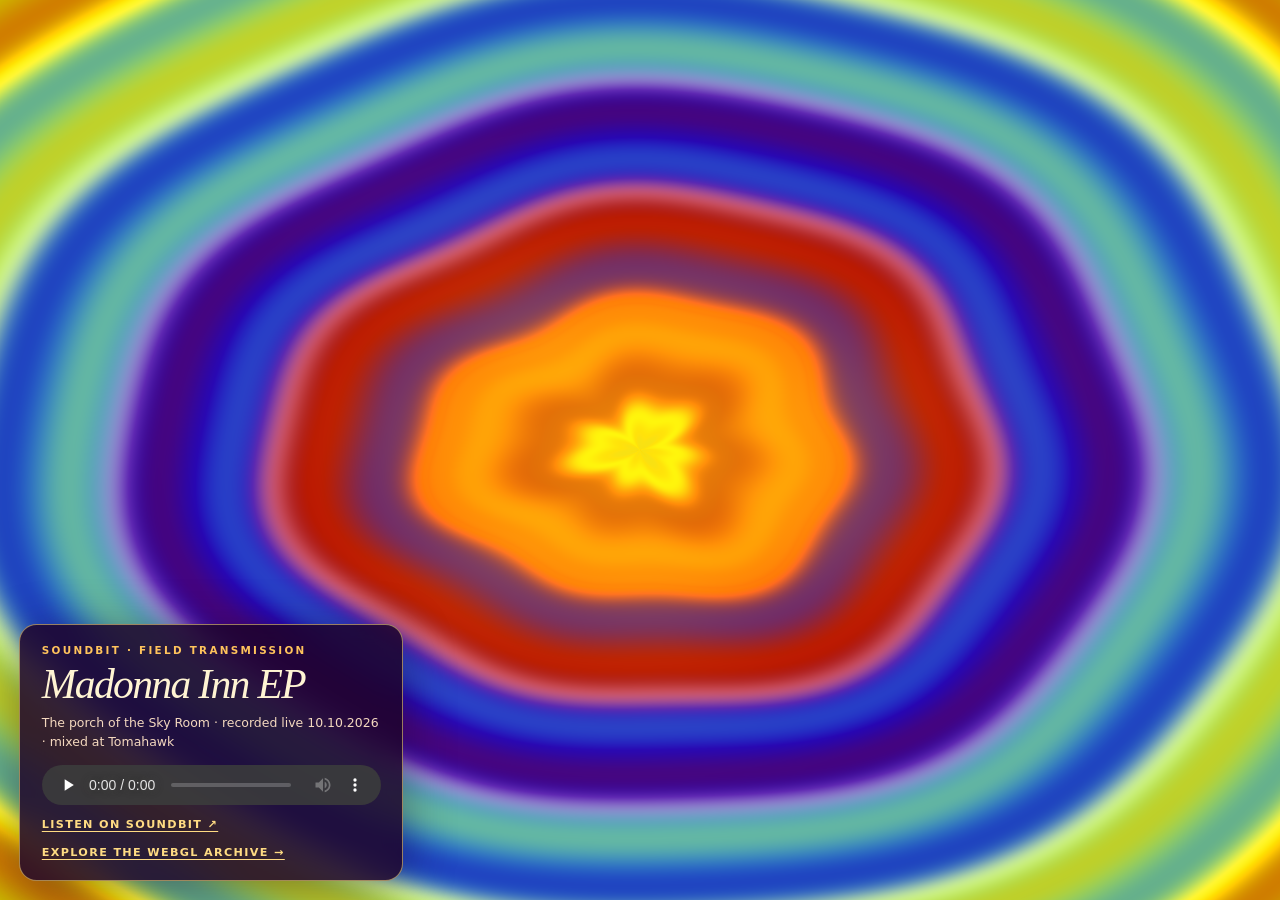
<file: index.html>
<!DOCTYPE html>
<html lang="en">
<head>
    <meta charset="UTF-8">
    <meta name="viewport" content="width=device-width, initial-scale=1.0, viewport-fit=cover">
    <meta name="theme-color" content="#18002e">
    <title>Madonna Inn EP — Psychedelic Field</title>
    <link rel="stylesheet" href="/webgl/styles.css">
    <style>
        .transmission {
            position: fixed; z-index: 2; left: max(1.2rem, env(safe-area-inset-left));
            bottom: max(1.2rem, env(safe-area-inset-bottom));
            width: min(24rem, calc(100vw - 2.4rem)); padding: 1.2rem 1.35rem;
            color: #fff4d3; background: rgba(30, 3, 43, .86);
            border: 1px solid rgba(255, 222, 126, .55); border-radius: 1.1rem;
            box-shadow: 0 10px 50px rgba(22, 0, 35, .42);
            backdrop-filter: blur(14px); -webkit-backdrop-filter: blur(14px);
            font-family: Georgia, "Times New Roman", serif;
        }
        .transmission .eyebrow {
            margin: 0 0 .45rem; font: 600 .65rem/1.2 system-ui, sans-serif;
            letter-spacing: .22em; text-transform: uppercase; color: #ffc35c;
        }
        .transmission h1 {
            margin: 0; font-size: clamp(1.8rem, 5vw, 2.6rem); line-height: .98;
            font-weight: 400; letter-spacing: -.04em; font-style: italic;
        }
        .transmission .note { margin: .6rem 0 .85rem; font: .78rem/1.5 system-ui, sans-serif; color: #f4d8bf; }
        .transmission audio { display: block; width: 100%; height: 40px; }
        .transmission a { display: inline-block; margin-top: .75rem; color: #ffdb83; font: 600 .7rem/1.4 system-ui, sans-serif; letter-spacing: .12em; text-transform: uppercase; text-underline-offset: .25em; }
        .transmission a:focus-visible { outline: 2px solid #fff; outline-offset: 4px; }
        @media (max-height: 420px) {
            .transmission { padding: .75rem 1rem; }
            .transmission h1 { font-size: 1.5rem; }
            .transmission .note { margin: .3rem 0; }
        }
    </style>
</head>
<body>
    <canvas id="gl-canvas" aria-label="Animated psychedelic concentric color field"></canvas>
    <p id="status" role="status" aria-live="polite"></p>
    <section class="transmission" aria-labelledby="track-title">
        <p class="eyebrow">Soundbit · Field transmission</p>
        <h1 id="track-title">Madonna Inn EP</h1>
        <p class="note">The porch of the Sky Room · recorded live 10.10.2026 · mixed at Tomahawk</p>
        <audio controls preload="none" aria-label="Play Madonna Inn EP">
            <source src="https://soundbit-node.love8you.chatgpt.site/api/recordings/8207447255784-d7af22a6-6c0b-4901-8289-1fb55a5f2876/audio" type="audio/mpeg">
            Your browser does not support audio playback.
        </audio>
        <a href="https://soundbit-node.love8you.chatgpt.site/listen/8207447255784-d7af22a6-6c0b-4901-8289-1fb55a5f2876">Listen on Soundbit ↗</a>
    <a href="/webgl/" style="display:block">Explore the WebGL archive →</a></section>
    <script src="/webgl/app.js"></script>
</body>
</html>
</file>
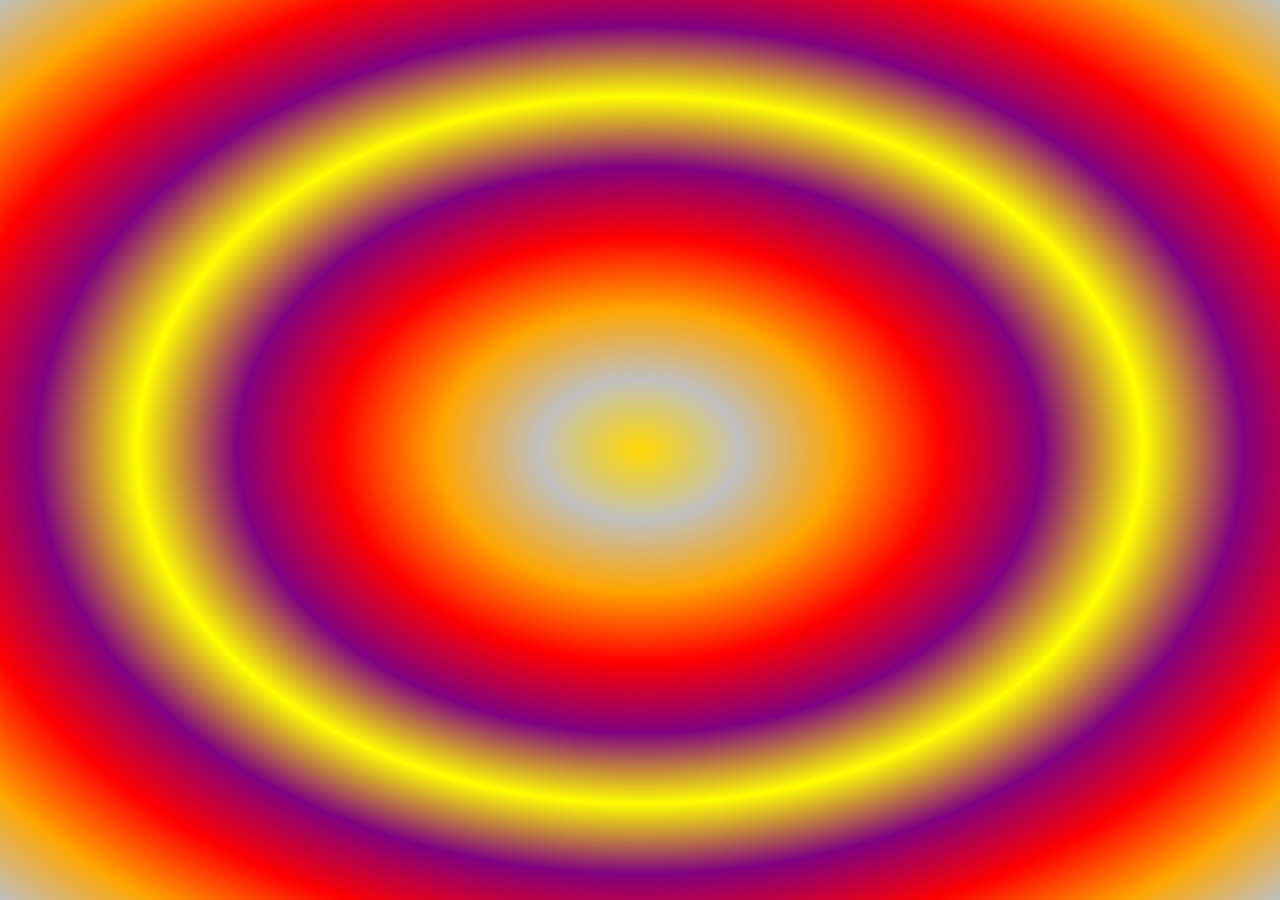
<file: archive/index.html>
<!DOCTYPE html>
<html lang="en">
<head>
    <meta charset="UTF-8">
    <meta name="viewport" content="width=device-width, initial-scale=1.0, viewport-fit=cover">
    <title>Psychedelic Background</title>
    <link rel="stylesheet" href="../styles.css">
</head>
<body>
    <div id="background"></div>
    <script src="../script.js"></script>
</body>
</html>
</file>
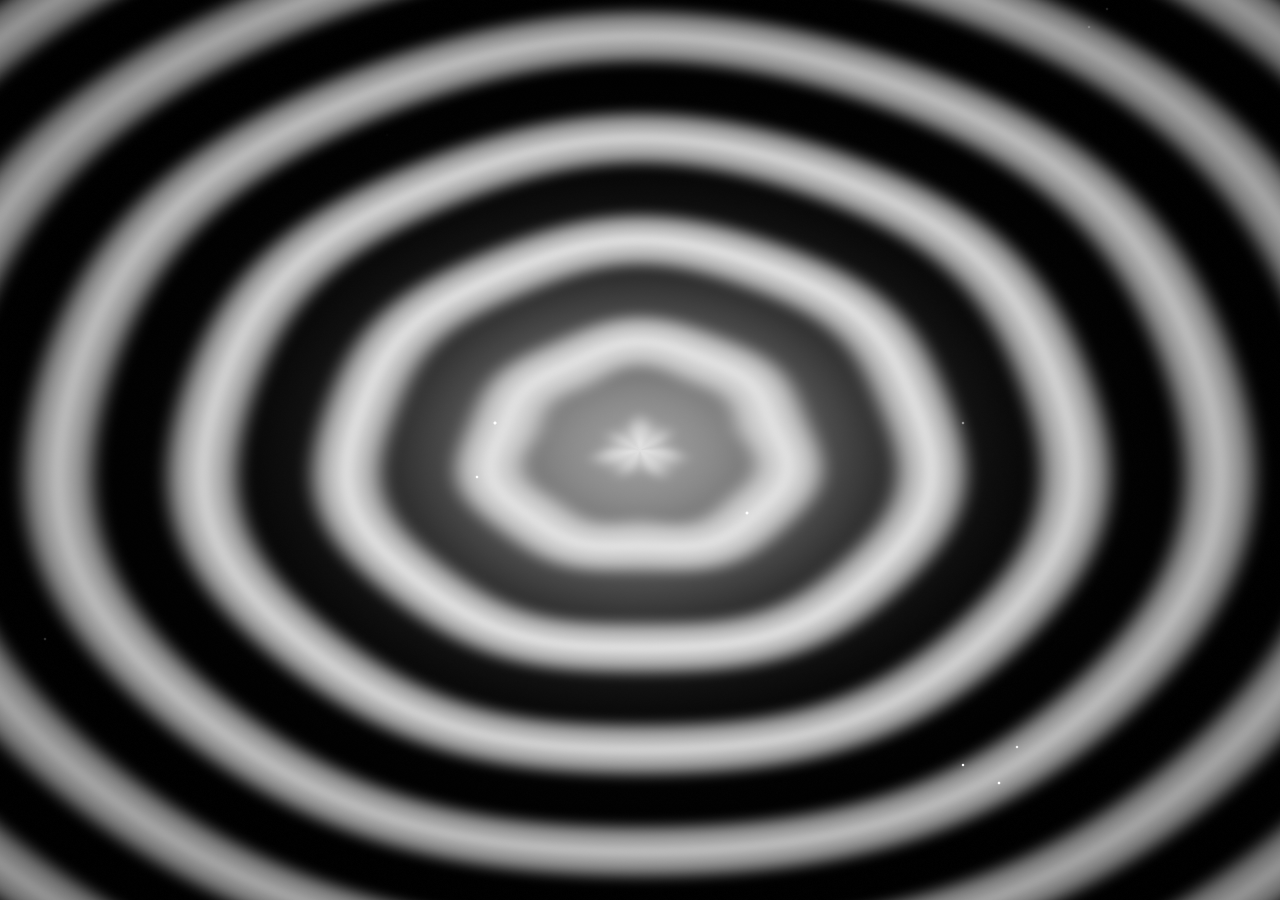
<file: fractal-snake-black/index.html>
<!DOCTYPE html>
<html lang="en">
<head>
    <meta charset="UTF-8">
    <meta name="viewport" content="width=device-width, initial-scale=1.0, viewport-fit=cover">
    <meta name="theme-color" content="#000000">
    <title>Black Silver Field — WebGL</title>
    <link rel="stylesheet" href="styles.css">
</head>
<body>
    <main>
        <canvas id="field" aria-label="A slowly pulsing black and silver sparkling gradient"></canvas>
        <p id="status" role="status" aria-live="polite"></p>
    </main>
    <script src="app.js"></script>
</body>
</html>
</file>
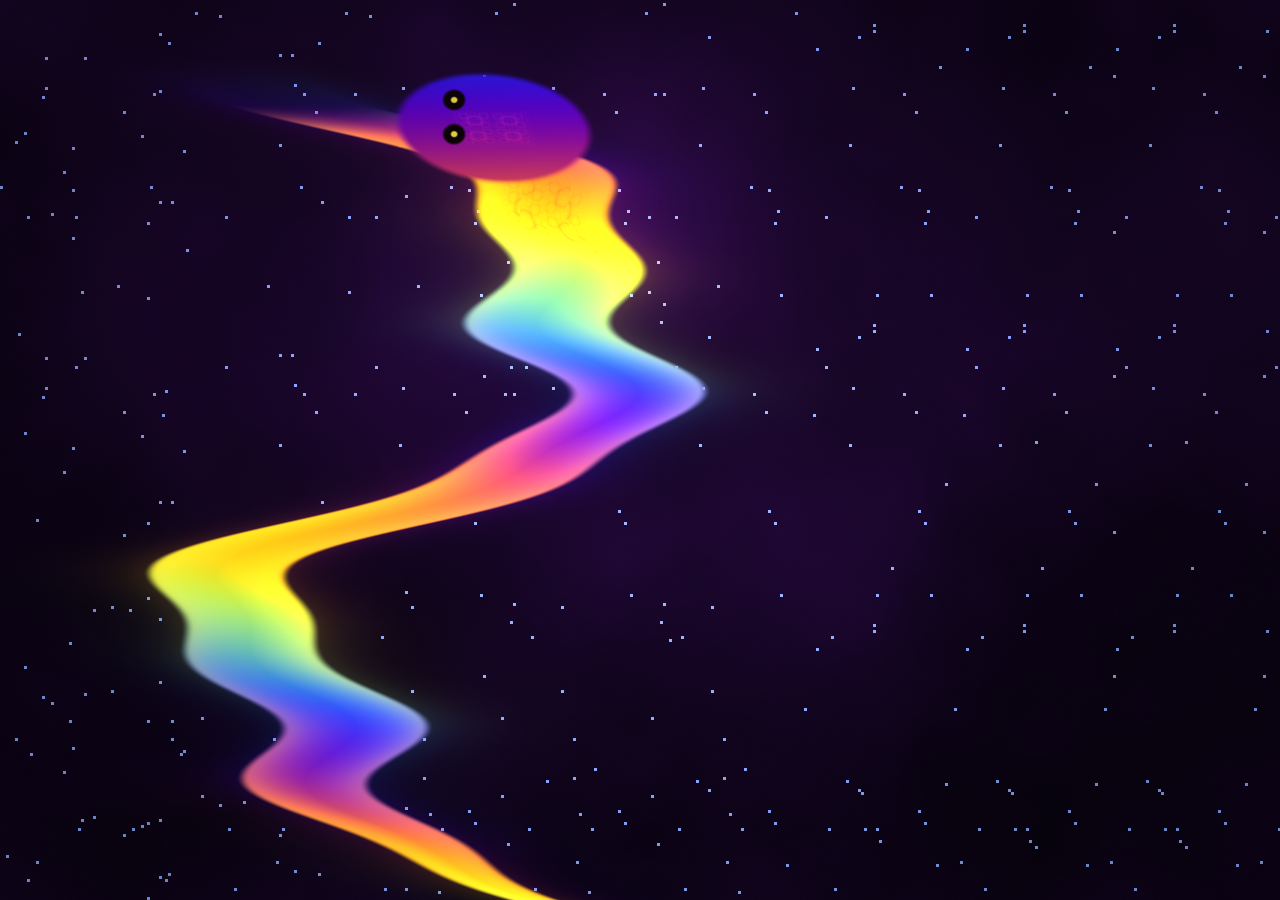
<file: fractal-snake/index.html>
<!DOCTYPE html>
<html lang="en">
<head>
    <meta charset="UTF-8">
    <meta name="viewport" content="width=device-width, initial-scale=1.0, viewport-fit=cover">
    <meta name="theme-color" content="#05030d">
    <title>Fractal Snake</title>
    <link rel="stylesheet" href="styles.css">
</head>
<body>
    <main>
        <canvas id="snake" aria-label="An animated fractal snake twirling down the screen"></canvas>
        <p id="status" role="status" aria-live="polite"></p>
    </main>
    <script src="app.js"></script>
</body>
</html>
</file>
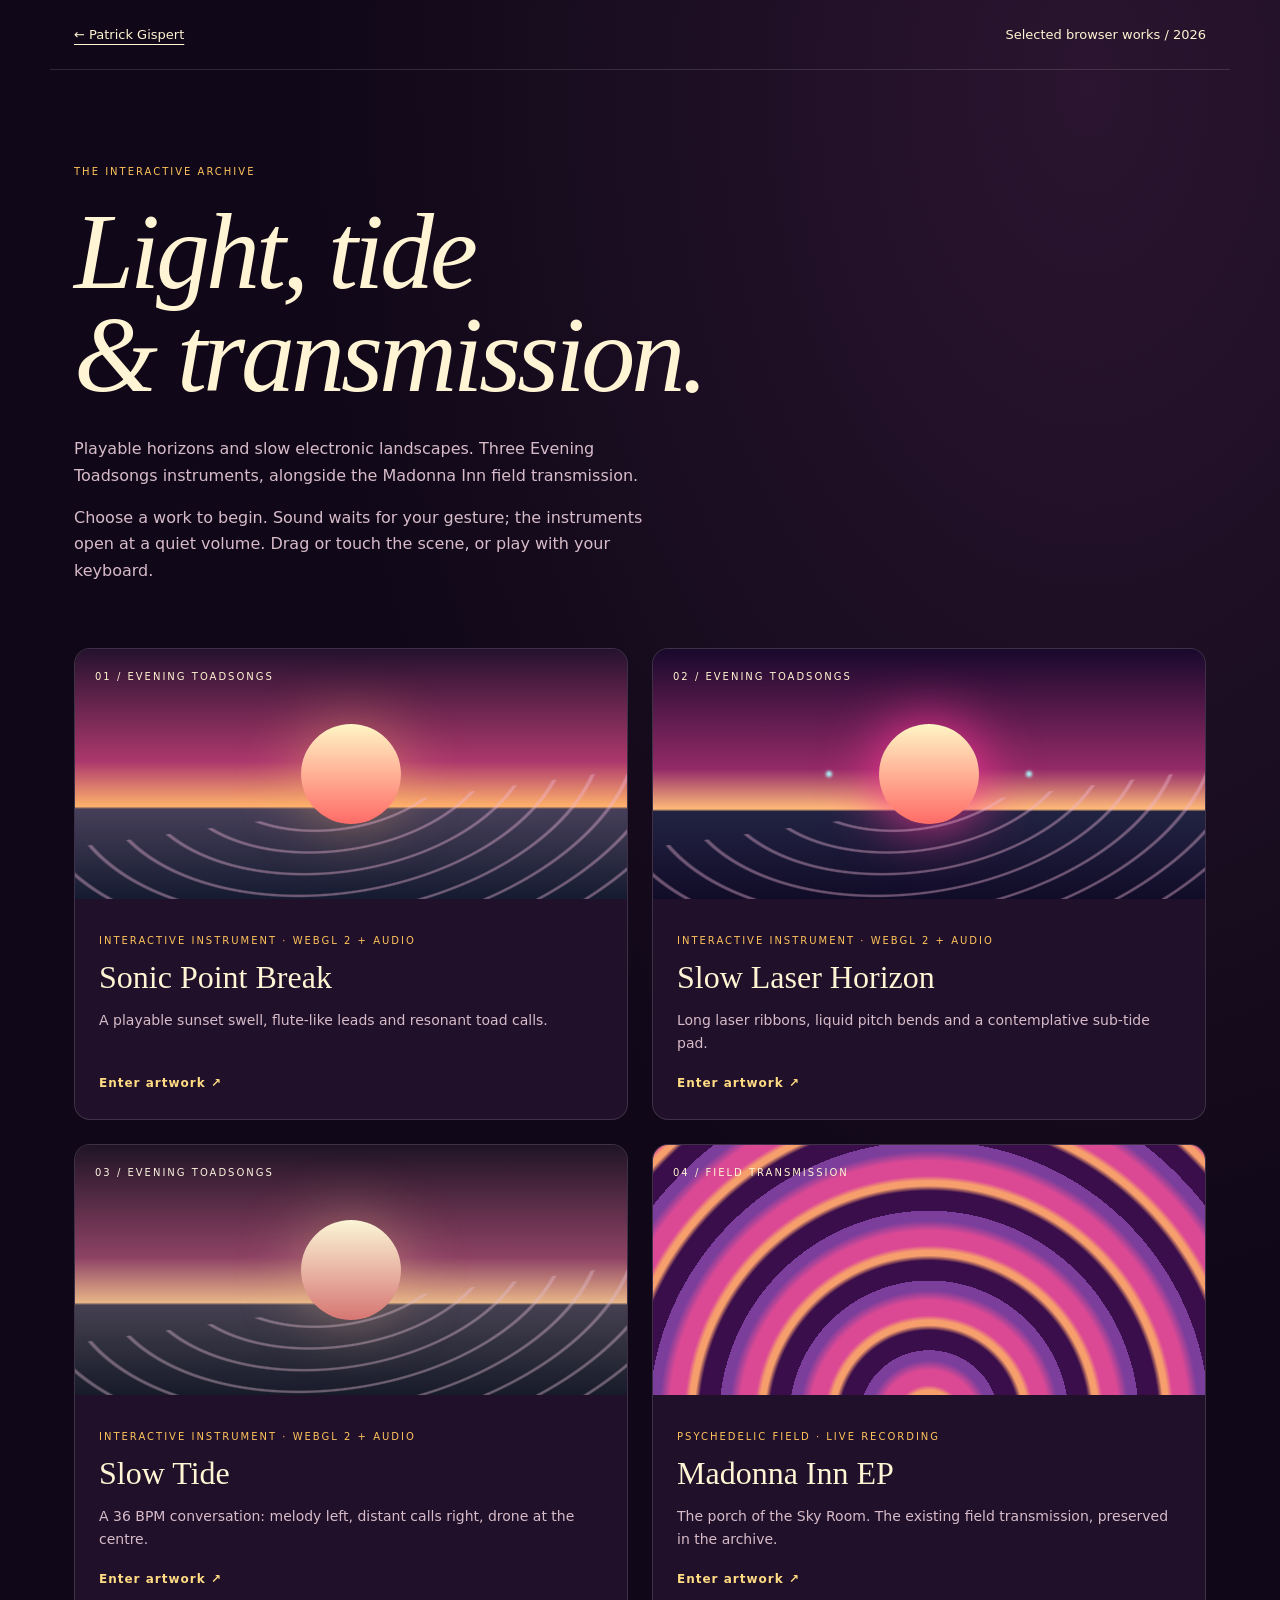
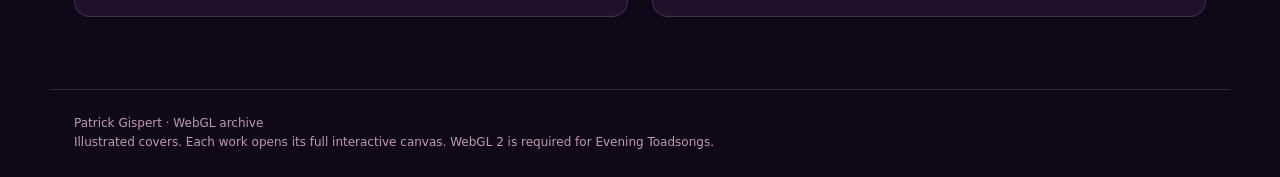
<file: webgl/index.html>
<!doctype html><html lang="en"><head><meta charset="utf-8"><meta name="viewport" content="width=device-width,initial-scale=1"><meta name="theme-color" content="#18002e"><meta name="description" content="Patrick Gispert’s WebGL archive: playable sunsets, slow tides and psychedelic field transmissions."><title>WebGL Archive — Patrick Gispert</title><style>
*{box-sizing:border-box}body{margin:0;background:#100818;color:#fff4d3;font:16px/1.65 system-ui,sans-serif;background-image:radial-gradient(ellipse at 85% 5%,#42204488,transparent 50%)}main,nav,footer{max-width:1180px;margin:auto;padding:24px}nav{display:flex;justify-content:space-between;gap:20px;border-bottom:1px solid #ffffff20;font-size:13px}a{color:inherit;text-underline-offset:5px}header{padding:60px 0 48px;max-width:800px}.eyebrow{font-size:10px;letter-spacing:2px;text-transform:uppercase;color:#ffc35c}h1{font:italic clamp(52px,9vw,108px)/.95 Georgia,serif;letter-spacing:-4px;margin:20px 0 30px}header p:not(.eyebrow){max-width:600px;color:#d7bbc9}.grid{display:grid;grid-template-columns:repeat(2,minmax(0,1fr));gap:24px}.card{display:block;text-decoration:none;background:#201029;border:1px solid #ffffff22;border-radius:16px;overflow:hidden;transition:transform .2s,border-color .2s}.card:hover{transform:translateY(-4px);border-color:#ffca79}.card:focus-visible{outline:3px solid #ffca79;outline-offset:5px}.caption{padding:24px}h2{font:32px/1.1 Georgia,serif;margin:10px 0}.caption p:not(.eyebrow){color:#d7bbc9;font-size:14px;min-height:46px}.caption b{font-size:12px;letter-spacing:1px;color:#ffdb83}.art{height:250px;position:relative;overflow:hidden;background:linear-gradient(#24122e,#ac386d 45%,#ffb16b 63%,#473f59 64%,#151b31)}.art span{position:absolute;z-index:2;top:20px;left:20px;font-size:10px;letter-spacing:2px}.art i{position:absolute;width:100px;height:100px;border-radius:50%;background:linear-gradient(#fff6c5,#ff6b66);left:calc(50% - 50px);top:75px;box-shadow:0 0 65px #ffb16b77}.art:after{content:'';position:absolute;inset:64% -10% -20%;background:repeating-radial-gradient(ellipse at 50% -40%,transparent 0 16px,#efb7d766 18px 20px,transparent 22px 36px);transform:rotate(-8deg)}.art-2{background:linear-gradient(#18092c,#932a67 48%,#ffba79 64%,#222342 65%,#110c28)}.art-2 i{box-shadow:0 0 60px #ff3898,100px 0 3px -47px #a8ffff,-100px 0 3px -47px #a8ffff}.art-3{filter:saturate(.65)}.field{background:repeating-radial-gradient(ellipse at 50% 110%,#3a0d4b 0 20px,#f69e6c 25px 30px,#db4994 35px 50px,#7c3e9b 60px 70px)}.field:after{display:none}footer{margin-top:48px;border-top:1px solid #ffffff20;color:#bc9bb0;font-size:12px} @media(max-width:640px){.grid{grid-template-columns:1fr}header{padding:38px 0}h1{letter-spacing:-2px}.art{height:220px}nav{flex-wrap:wrap}.caption p:not(.eyebrow){min-height:0}}@media(prefers-reduced-motion:reduce){.card{transition:none}}
</style></head><body><nav aria-label="Main"><a href="/">← Patrick Gispert</a><span>Selected browser works / 2026</span></nav><main><header><p class="eyebrow">The interactive archive</p><h1>Light, tide<br>&amp; transmission.</h1><p>Playable horizons and slow electronic landscapes. Three Evening Toadsongs instruments, alongside the Madonna Inn field transmission.</p><p>Choose a work to begin. Sound waits for your gesture; the instruments open at a quiet volume. Drag or touch the scene, or play with your keyboard.</p></header><section class="grid" aria-label="WebGL artworks"><a class="card" href="sonic-point-break.html"><div class="art art-1" aria-hidden="true"><span>01 / EVENING TOADSONGS</span><i></i></div><div class="caption"><p class="eyebrow">Interactive instrument · WebGL 2 + audio</p><h2>Sonic Point Break</h2><p>A playable sunset swell, flute-like leads and resonant toad calls.</p><b>Enter artwork ↗</b></div></a><a class="card" href="slow-laser-horizon.html"><div class="art art-2" aria-hidden="true"><span>02 / EVENING TOADSONGS</span><i></i></div><div class="caption"><p class="eyebrow">Interactive instrument · WebGL 2 + audio</p><h2>Slow Laser Horizon</h2><p>Long laser ribbons, liquid pitch bends and a contemplative sub-tide pad.</p><b>Enter artwork ↗</b></div></a><a class="card" href="slow-tide.html"><div class="art art-3" aria-hidden="true"><span>03 / EVENING TOADSONGS</span><i></i></div><div class="caption"><p class="eyebrow">Interactive instrument · WebGL 2 + audio</p><h2>Slow Tide</h2><p>A 36 BPM conversation: melody left, distant calls right, drone at the centre.</p><b>Enter artwork ↗</b></div></a><a class="card" href="madonna-inn.html"><div class="art field" aria-hidden="true"><span>04 / FIELD TRANSMISSION</span></div><div class="caption"><p class="eyebrow">Psychedelic field · live recording</p><h2>Madonna Inn EP</h2><p>The porch of the Sky Room. The existing field transmission, preserved in the archive.</p><b>Enter artwork ↗</b></div></a></section></main><footer>Patrick Gispert · WebGL archive<br>Illustrated covers. Each work opens its full interactive canvas. WebGL 2 is required for Evening Toadsongs.</footer></body></html>
</file>
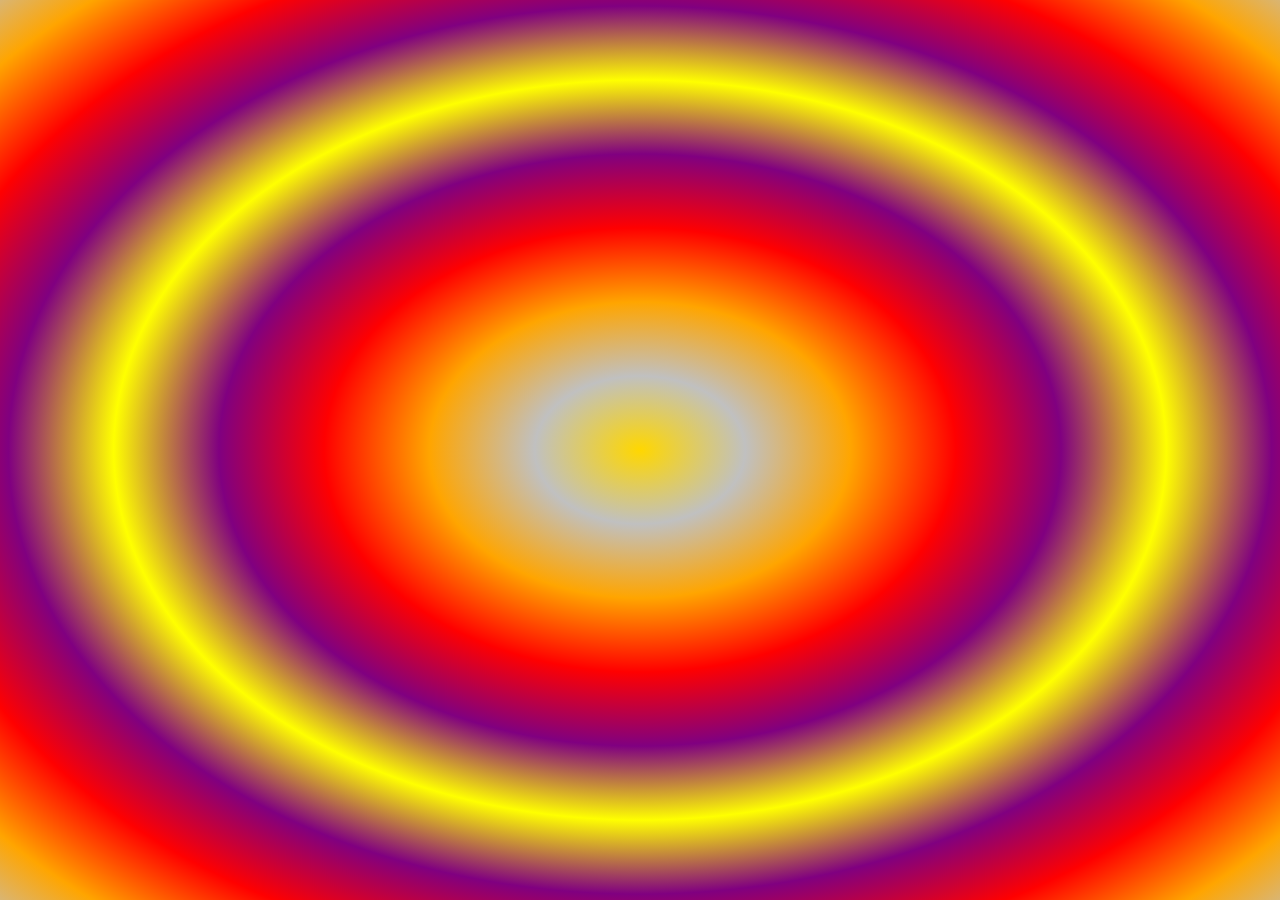
<file: Psychedelic Background.htm>
<!DOCTYPE html>
<html lang="en">
<head>
    <meta charset="UTF-8">
    <meta name="viewport" content="width=device-width, initial-scale=1.0">
    <title>Psychedelic Background</title>
    <link rel="stylesheet" href="styles.css">
</head>
<body>
    <div id="background"></div>
    <script src="script.js"></script>
</body>
</html>
</file>
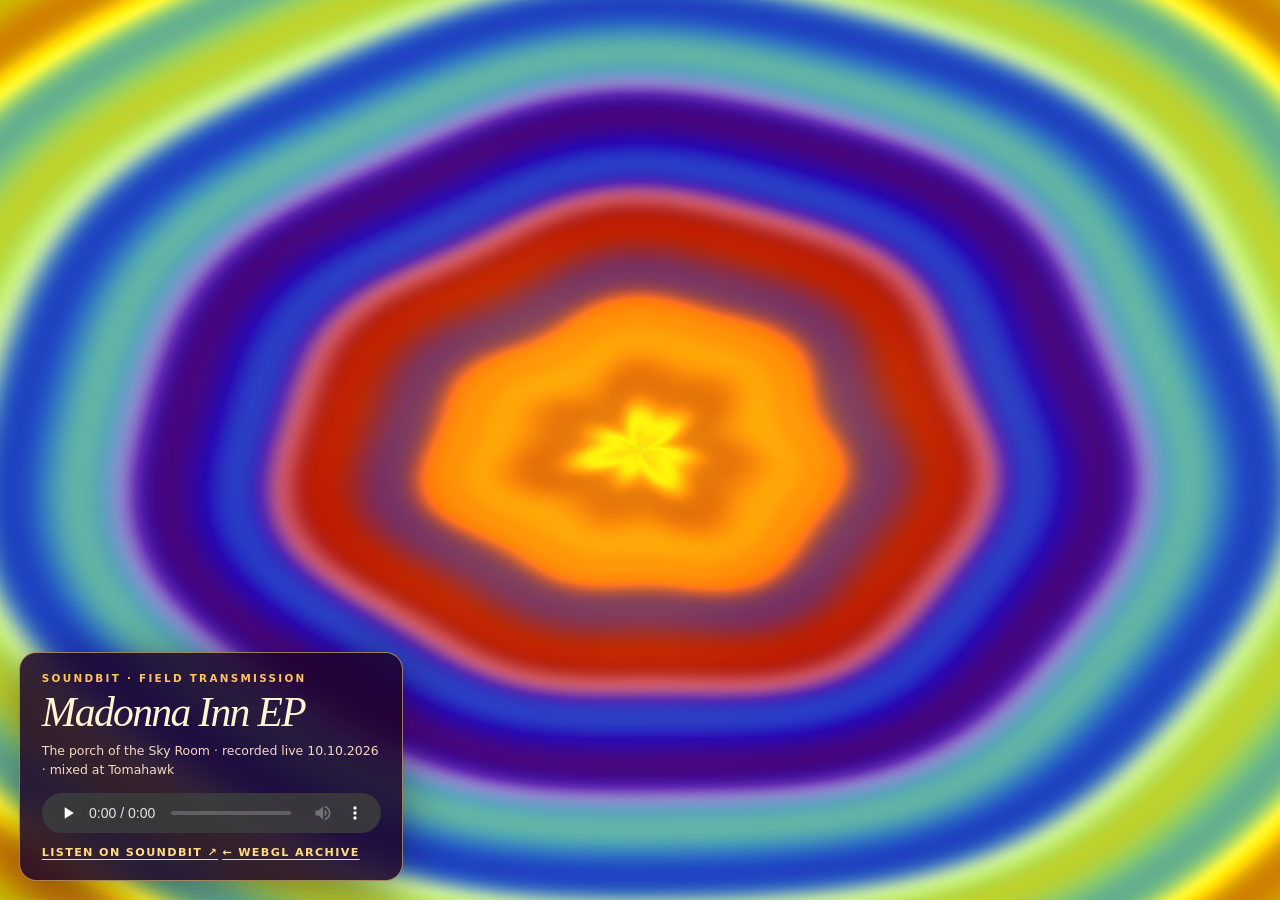
<file: webgl/madonna-inn.html>
<!DOCTYPE html>
<html lang="en">
<head>
    <meta charset="UTF-8">
    <meta name="viewport" content="width=device-width, initial-scale=1.0, viewport-fit=cover">
    <meta name="theme-color" content="#18002e">
    <title>Madonna Inn EP — Psychedelic Field</title>
    <link rel="stylesheet" href="styles.css">
    <style>
        .transmission {
            position: fixed; z-index: 2; left: max(1.2rem, env(safe-area-inset-left));
            bottom: max(1.2rem, env(safe-area-inset-bottom));
            width: min(24rem, calc(100vw - 2.4rem)); padding: 1.2rem 1.35rem;
            color: #fff4d3; background: rgba(30, 3, 43, .86);
            border: 1px solid rgba(255, 222, 126, .55); border-radius: 1.1rem;
            box-shadow: 0 10px 50px rgba(22, 0, 35, .42);
            backdrop-filter: blur(14px); -webkit-backdrop-filter: blur(14px);
            font-family: Georgia, "Times New Roman", serif;
        }
        .transmission .eyebrow {
            margin: 0 0 .45rem; font: 600 .65rem/1.2 system-ui, sans-serif;
            letter-spacing: .22em; text-transform: uppercase; color: #ffc35c;
        }
        .transmission h1 {
            margin: 0; font-size: clamp(1.8rem, 5vw, 2.6rem); line-height: .98;
            font-weight: 400; letter-spacing: -.04em; font-style: italic;
        }
        .transmission .note { margin: .6rem 0 .85rem; font: .78rem/1.5 system-ui, sans-serif; color: #f4d8bf; }
        .transmission audio { display: block; width: 100%; height: 40px; }
        .transmission a { display: inline-block; margin-top: .75rem; color: #ffdb83; font: 600 .7rem/1.4 system-ui, sans-serif; letter-spacing: .12em; text-transform: uppercase; text-underline-offset: .25em; }
        .transmission a:focus-visible { outline: 2px solid #fff; outline-offset: 4px; }
        @media (max-height: 420px) {
            .transmission { padding: .75rem 1rem; }
            .transmission h1 { font-size: 1.5rem; }
            .transmission .note { margin: .3rem 0; }
        }
    </style>
</head>
<body>
    <canvas id="gl-canvas" aria-label="Animated psychedelic concentric color field"></canvas>
    <p id="status" role="status" aria-live="polite"></p>
    <section class="transmission" aria-labelledby="track-title">
        <p class="eyebrow">Soundbit · Field transmission</p>
        <h1 id="track-title">Madonna Inn EP</h1>
        <p class="note">The porch of the Sky Room · recorded live 10.10.2026 · mixed at Tomahawk</p>
        <audio controls preload="none" aria-label="Play Madonna Inn EP">
            <source src="https://soundbit-node.love8you.chatgpt.site/api/recordings/8207447255784-d7af22a6-6c0b-4901-8289-1fb55a5f2876/audio" type="audio/mpeg">
            Your browser does not support audio playback.
        </audio>
        <a href="https://soundbit-node.love8you.chatgpt.site/listen/8207447255784-d7af22a6-6c0b-4901-8289-1fb55a5f2876">Listen on Soundbit ↗</a>
    <a href="/webgl/">← WebGL archive</a></section>
    <script src="app.js"></script>
</body>
</html>
</file>
<file: webgl/styles.css>
:root {
    color-scheme: dark;
    background: #18002e;
}

* {
    box-sizing: border-box;
}

html,
body {
    margin: 0;
    width: 100%;
    min-height: 100%;
    overflow: hidden;
    overscroll-behavior: none;
    background:
        radial-gradient(ellipse at center,
            #ffe400 0%,
            #c7ced9 10%,
            #ff8a00 20%,
            #ff1028 31%,
            #75007f 43%,
            #ffe900 54%,
            #75007f 66%,
            #ff1028 78%,
            #ff8a00 90%,
            #ffe400 100%);
}

body {
    position: fixed;
    inset: 0;
    min-height: 100vh;
    min-height: 100svh;
    min-height: 100dvh;
}

#gl-canvas {
    display: block;
    width: 100vw;
    height: 100vh;
    height: 100svh;
    height: 100dvh;
    border: 0;
    outline: 0;
    touch-action: none;
}

#status {
    position: fixed;
    width: 1px;
    height: 1px;
    overflow: hidden;
    clip-path: inset(50%);
    white-space: nowrap;
}

@media (prefers-reduced-motion: reduce) {
    #gl-canvas {
        display: none;
    }
}
</file>
<file: styles.css>
html,
body {
    margin: 0;
    width: 100%;
    min-height: 100%;
    overflow: hidden;
    background: #140b25;
}

body {
    min-height: 100vh;
    min-height: 100svh;
    min-height: 100dvh;
}

#background {
    position: fixed;
    inset: 0;
    width: 100vw;
    height: 100vh;
    height: 100svh;
    height: 100dvh;
    background-image: radial-gradient(
        ellipse at center,
        gold 0%,
        silver 10%,
        orange 20%,
        red 30%,
        purple 40%,
        yellow 50%,
        purple 60%,
        red 70%,
        orange 80%,
        silver 90%,
        gold 100%
    );
    background-size: 140% 140%;
    background-position: center;
    background-repeat: no-repeat;
    animation: breathe 4s ease-in-out infinite alternate;
}

@keyframes breathe {
    from {
        transform: scale(1);
        filter: saturate(0.9) brightness(0.9);
    }

    to {
        transform: scale(1.12);
        filter: saturate(1.2) brightness(1.08);
    }
}
</file>
<file: fractal-snake-black/styles.css>
:root {
    color-scheme: dark;
    background: #000;
}

* {
    box-sizing: border-box;
}

html,
body {
    margin: 0;
    width: 100%;
    height: 100%;
    min-height: 100%;
    overflow: hidden;
    overscroll-behavior: none;
    background:
        radial-gradient(ellipse at center,
            #e1e2e3 0%,
            #505256 12%,
            #080808 27%,
            #aeb0b3 43%,
            #111 59%,
            #696c70 76%,
            #000 100%);
}

body {
    position: fixed;
    inset: 0;
    width: 100vw;
    height: 100vh;
    height: 100svh;
    height: 100dvh;
}

main,
#field {
    position: absolute;
    inset: 0;
    display: block;
    width: 100%;
    height: 100%;
    border: 0;
    outline: 0;
}

#field {
    touch-action: none;
}

#field[hidden] {
    display: none !important;
}

html.webgl-fallback body::after {
    content: "";
    position: fixed;
    inset: 0;
    pointer-events: none;
    background:
        radial-gradient(circle at 18% 24%, rgba(255, 255, 255, .72) 0 1px, transparent 1.8px),
        radial-gradient(circle at 72% 33%, rgba(210, 212, 215, .55) 0 1px, transparent 1.7px),
        radial-gradient(circle at 42% 78%, rgba(255, 255, 255, .62) 0 1px, transparent 1.8px);
    background-size: 83px 97px, 127px 109px, 151px 137px;
    opacity: .48;
}

#status {
    position: fixed;
    width: 1px;
    height: 1px;
    overflow: hidden;
    clip-path: inset(50%);
    white-space: nowrap;
}
</file>
<file: fractal-snake/styles.css>
:root {
    color-scheme: dark;
    background: #05030d;
}

* {
    box-sizing: border-box;
}

html,
body,
main {
    margin: 0;
    width: 100%;
    min-height: 100%;
    overflow: hidden;
    overscroll-behavior: none;
    background:
        radial-gradient(ellipse at 50% 16%, #241143 0%, #090514 48%, #020207 100%);
}

body,
main {
    position: fixed;
    inset: 0;
    min-height: 100vh;
    min-height: 100svh;
    min-height: 100dvh;
}

#snake {
    display: block;
    width: 100vw;
    height: 100vh;
    height: 100svh;
    height: 100dvh;
    border: 0;
    outline: 0;
    touch-action: none;
}

#status {
    position: fixed;
    width: 1px;
    height: 1px;
    overflow: hidden;
    clip-path: inset(50%);
    white-space: nowrap;
}
</file>
